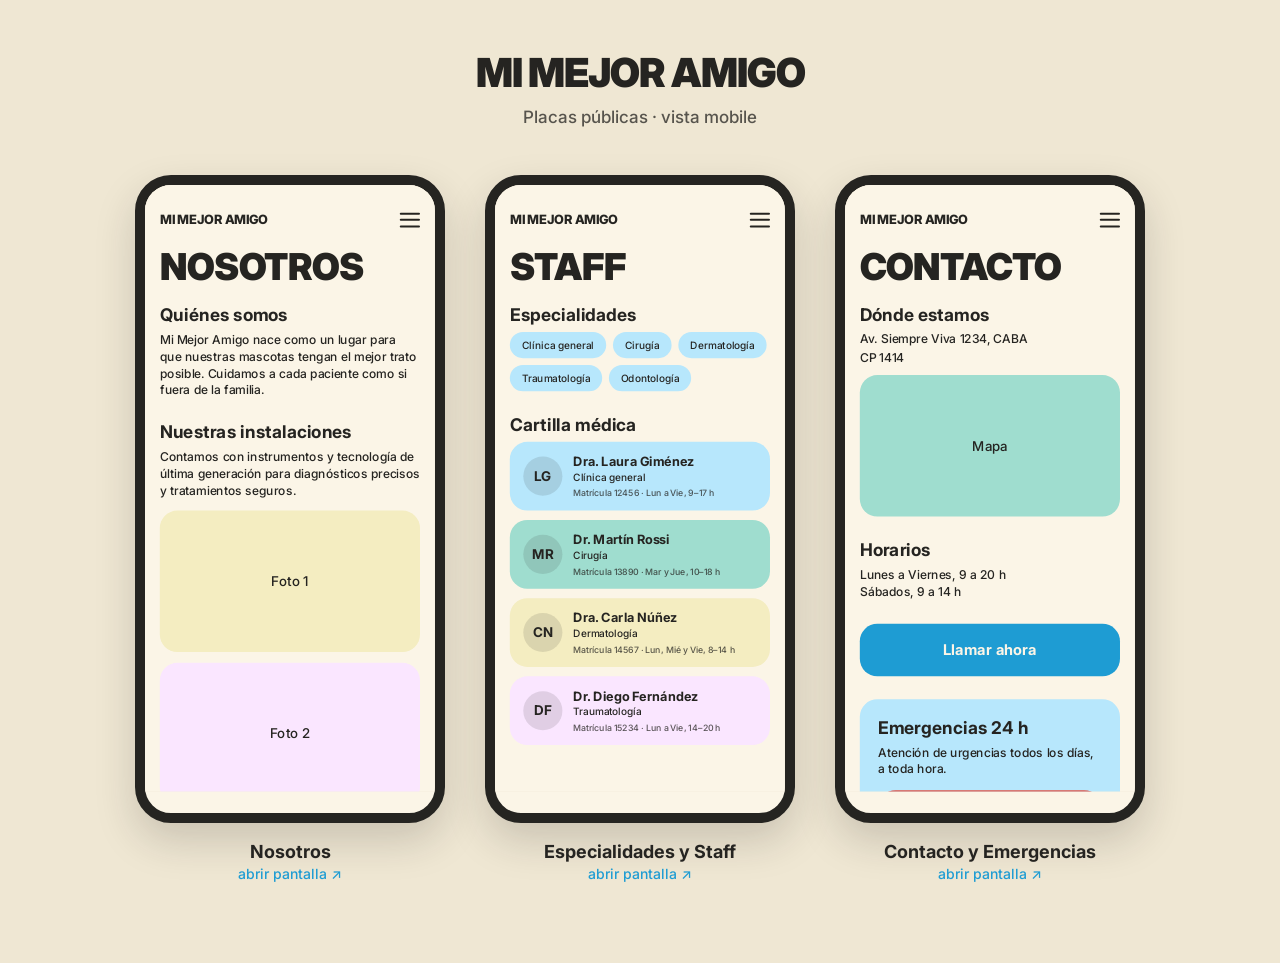
<file: index.html>
<!DOCTYPE html>
<html lang="es">
<head>
  <meta charset="UTF-8">
  <meta name="viewport" content="width=device-width, initial-scale=1.0">
  <title>Placas públicas — Mi Mejor Amigo</title>
  <style>
    @import url('https://fonts.googleapis.com/css2?family=Inter:wght@400;500;700;900&display=swap');
    * { margin:0; padding:0; box-sizing:border-box; }
    body {
      font-family:'Inter',sans-serif;
      background:#efe7d3;
      color:#252421;
      padding:48px 24px 80px;
      text-align:center;
    }
    h1 { font-weight:900; text-transform:uppercase; font-size:40px; letter-spacing:-1px; }
    .sub { font-weight:500; font-size:17px; margin:10px 0 48px; opacity:.75; }
    .galeria {
      display:flex; flex-wrap:wrap; gap:48px 40px;
      justify-content:center; align-items:flex-start;
    }
    .item { width:310px; }
    .marco {
      width:310px; height:648px;
      border-radius:36px; overflow:hidden;
      border:10px solid #252421;
      background:#fbf5e7;
      box-shadow:0 18px 40px rgba(37,36,33,.18);
    }
    .marco iframe {
      width:430px; height:900px; border:0;
      transform:scale(.674); transform-origin:top left;
    }
    .nombre { font-weight:700; font-size:18px; margin-top:18px; }
    .nombre a { color:#1e9cd3; text-decoration:none; font-size:14px; font-weight:500; }
  </style>
</head>
<body>
  <h1>Mi Mejor Amigo</h1>
  <p class="sub">Placas públicas · vista mobile</p>

  <div class="galeria">
    <div class="item">
      <div class="marco"><iframe src="nosotros.html" scrolling="no"></iframe></div>
      <div class="nombre">Nosotros<br><a href="nosotros.html" target="_blank">abrir pantalla ↗</a></div>
    </div>
    <div class="item">
      <div class="marco"><iframe src="especialidades.html" scrolling="no"></iframe></div>
      <div class="nombre">Especialidades y Staff<br><a href="especialidades.html" target="_blank">abrir pantalla ↗</a></div>
    </div>
    <div class="item">
      <div class="marco"><iframe src="contacto.html" scrolling="no"></iframe></div>
      <div class="nombre">Contacto y Emergencias<br><a href="contacto.html" target="_blank">abrir pantalla ↗</a></div>
    </div>
  </div>
</body>
</html>
</file>
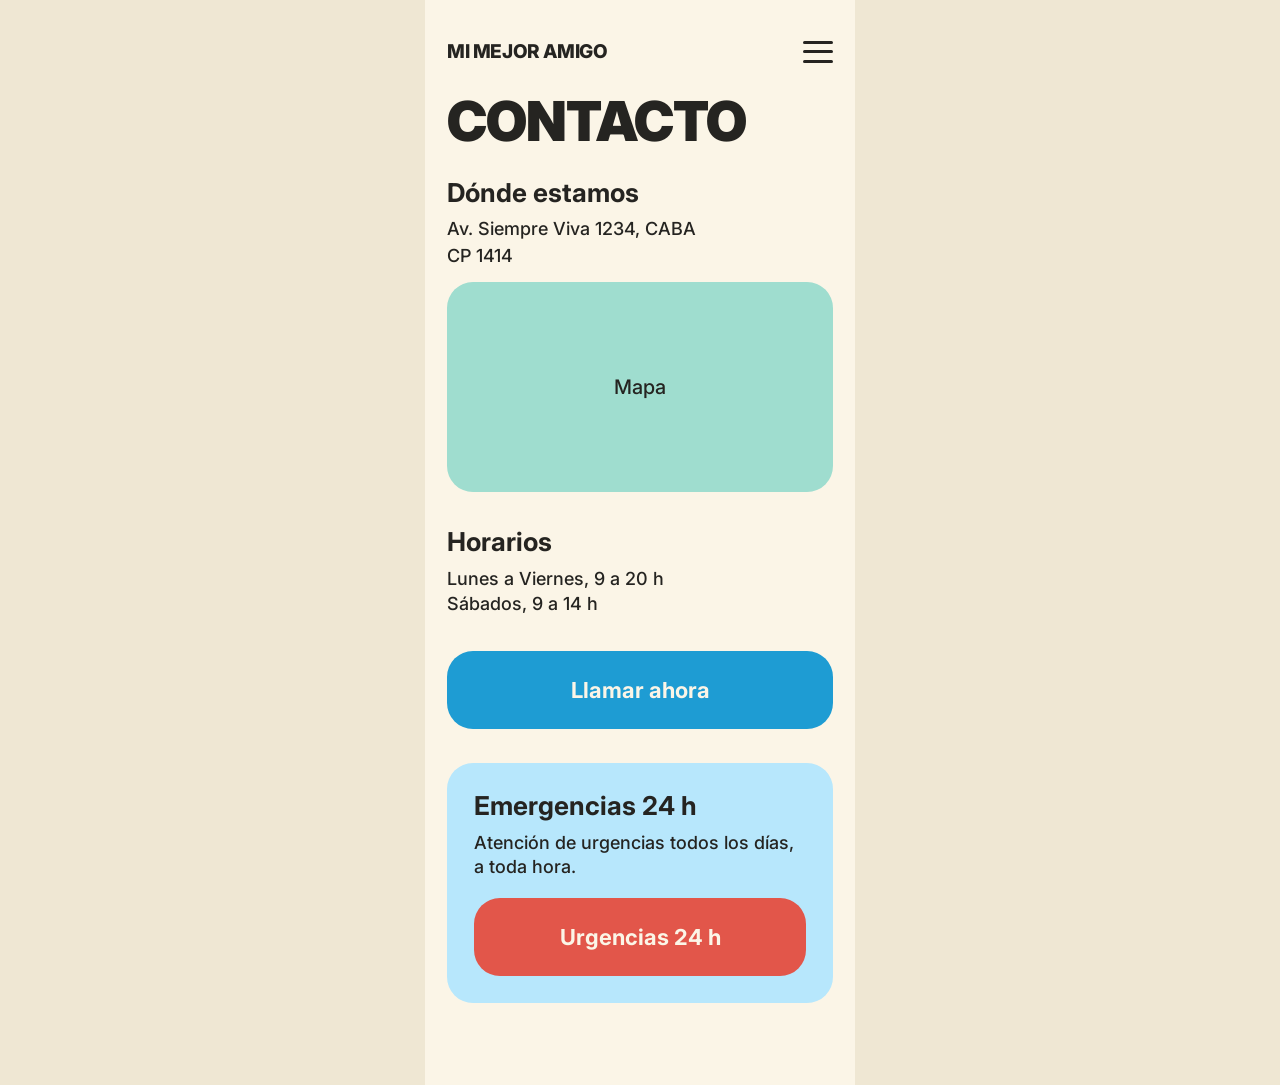
<file: contacto.html>
<!DOCTYPE html>
<html lang="es">
<head>
  <meta charset="UTF-8">
  <meta name="viewport" content="width=device-width, initial-scale=1.0">
  <title>Contacto y Emergencias — Mi Mejor Amigo</title>
  <link rel="stylesheet" href="estilos.css">
</head>
<body>
  <main class="pantalla">

    <header class="top">
      <a href="index.html" class="logo">Mi Mejor Amigo</a>
      <button class="menu" aria-label="Abrir menú">
        <span></span><span></span><span></span>
      </button>
    </header>

    <h1 class="titulo">Contacto</h1>

    <section class="seccion">
      <h2 class="subtitulo">Dónde estamos</h2>
      <div class="dato"><span class="dato__valor">Av. Siempre Viva 1234, CABA</span></div>
      <div class="dato"><span class="dato__valor">CP 1414</span></div>
      <div class="foto card--menta">Mapa</div>
    </section>

    <section class="seccion">
      <h2 class="subtitulo">Horarios</h2>
      <p class="texto">Lunes a Viernes, 9 a 20 h<br>Sábados, 9 a 14 h</p>
    </section>

    <section class="seccion">
      <a href="tel:+541145678900" class="boton">Llamar ahora</a>
    </section>

    <section class="seccion">
      <div class="card card--azul">
        <h2 class="subtitulo">Emergencias 24 h</h2>
        <p class="texto" style="margin-bottom:18px">Atención de urgencias
        todos los días, a toda hora.</p>
        <a href="tel:+541199999999" class="boton boton--urgencia">Urgencias 24 h</a>
      </div>
    </section>

  </main>
</body>
</html>
</file>
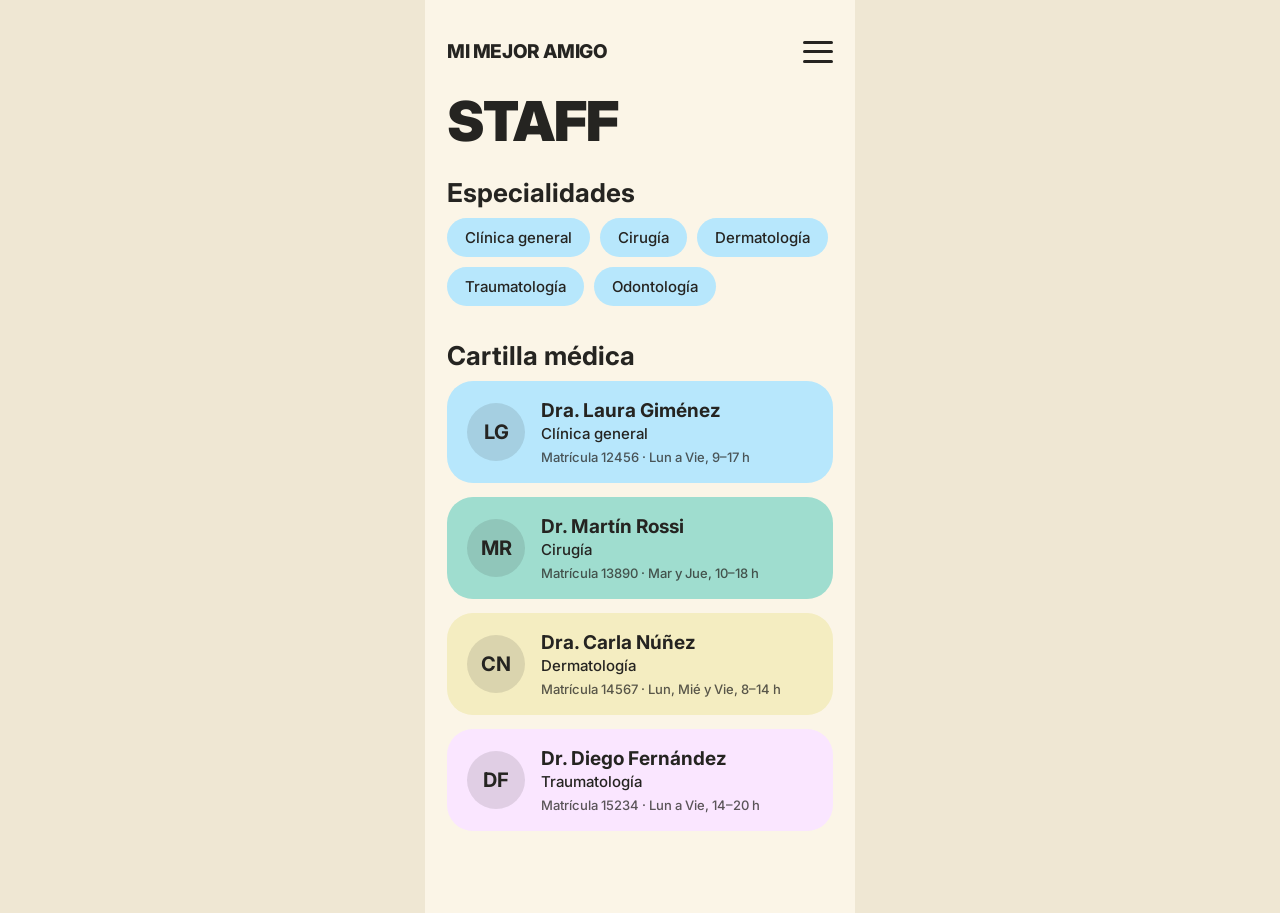
<file: especialidades.html>
<!DOCTYPE html>
<html lang="es">
<head>
  <meta charset="UTF-8">
  <meta name="viewport" content="width=device-width, initial-scale=1.0">
  <title>Especialidades y Staff — Mi Mejor Amigo</title>
  <link rel="stylesheet" href="estilos.css">
</head>
<body>
  <main class="pantalla">

    <header class="top">
      <a href="index.html" class="logo">Mi Mejor Amigo</a>
      <button class="menu" aria-label="Abrir menú">
        <span></span><span></span><span></span>
      </button>
    </header>

    <h1 class="titulo">Staff</h1>

    <section class="seccion">
      <h2 class="subtitulo">Especialidades</h2>
      <div class="chips">
        <span class="chip card--azul">Clínica general</span>
        <span class="chip card--menta">Cirugía</span>
        <span class="chip card--amarillo">Dermatología</span>
        <span class="chip card--lavanda">Traumatología</span>
        <span class="chip card--azul">Odontología</span>
      </div>
    </section>

    <section class="seccion">
      <h2 class="subtitulo">Cartilla médica</h2>

      <article class="vet card--azul">
        <div class="vet__avatar">LG</div>
        <div>
          <div class="vet__nombre">Dra. Laura Giménez</div>
          <div class="vet__esp">Clínica general</div>
          <div class="vet__dato">Matrícula 12456 · Lun a Vie, 9–17 h</div>
        </div>
      </article>

      <article class="vet card--menta">
        <div class="vet__avatar">MR</div>
        <div>
          <div class="vet__nombre">Dr. Martín Rossi</div>
          <div class="vet__esp">Cirugía</div>
          <div class="vet__dato">Matrícula 13890 · Mar y Jue, 10–18 h</div>
        </div>
      </article>

      <article class="vet card--amarillo">
        <div class="vet__avatar">CN</div>
        <div>
          <div class="vet__nombre">Dra. Carla Núñez</div>
          <div class="vet__esp">Dermatología</div>
          <div class="vet__dato">Matrícula 14567 · Lun, Mié y Vie, 8–14 h</div>
        </div>
      </article>

      <article class="vet card--lavanda">
        <div class="vet__avatar">DF</div>
        <div>
          <div class="vet__nombre">Dr. Diego Fernández</div>
          <div class="vet__esp">Traumatología</div>
          <div class="vet__dato">Matrícula 15234 · Lun a Vie, 14–20 h</div>
        </div>
      </article>

    </section>

  </main>
</body>
</html>
</file>
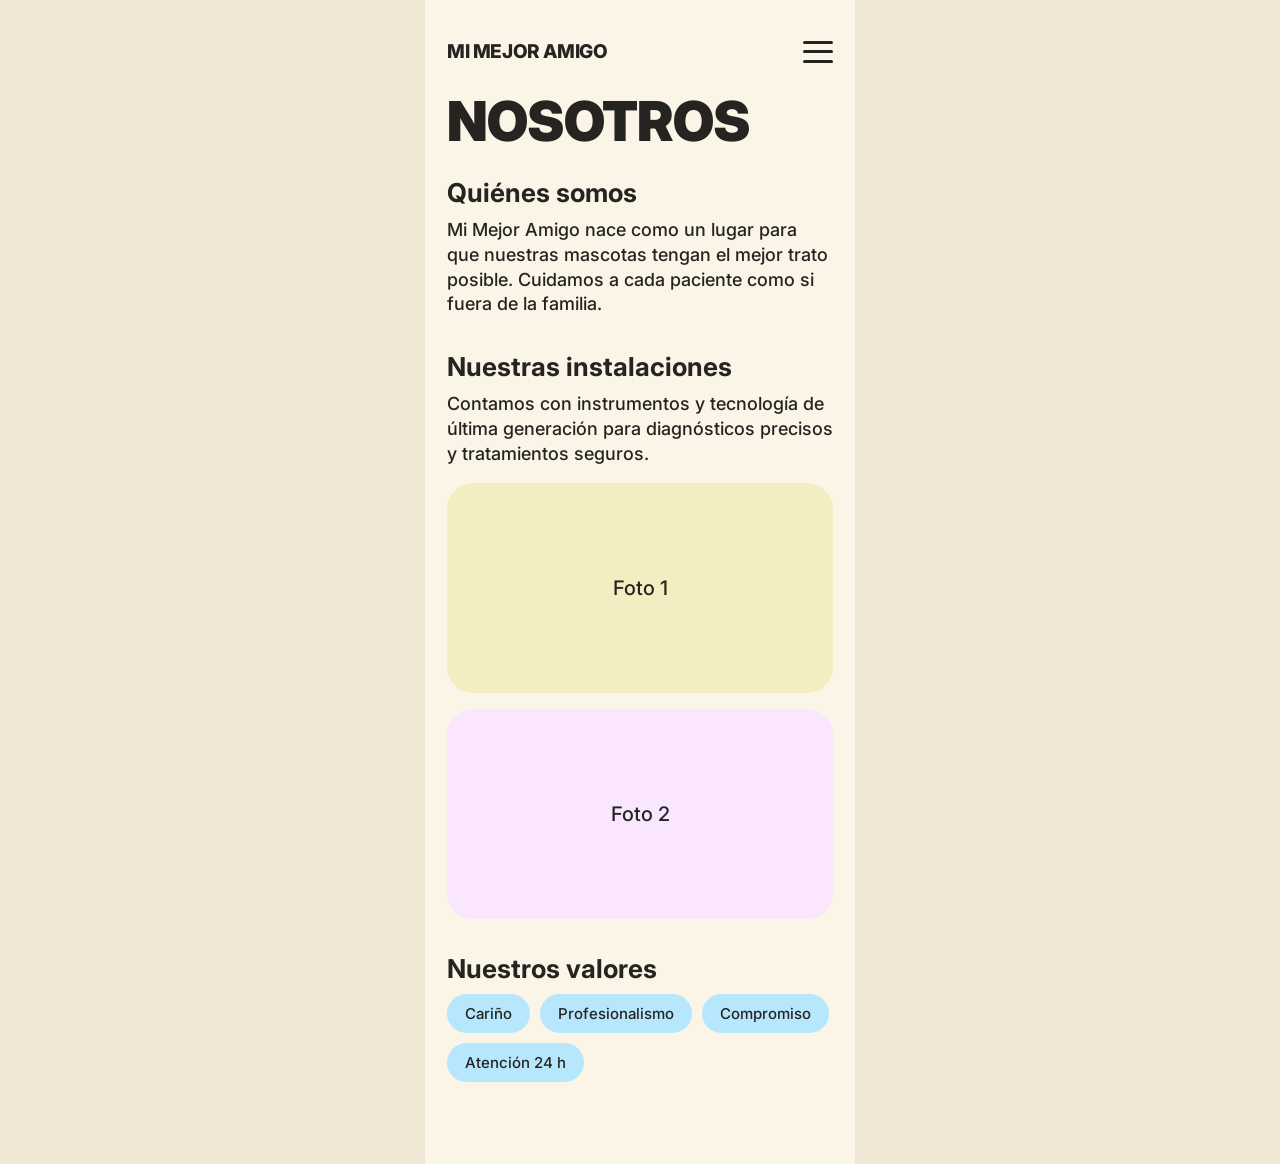
<file: nosotros.html>
<!DOCTYPE html>
<html lang="es">
<head>
  <meta charset="UTF-8">
  <meta name="viewport" content="width=device-width, initial-scale=1.0">
  <title>Nosotros — Mi Mejor Amigo</title>
  <link rel="stylesheet" href="estilos.css">
</head>
<body>
  <main class="pantalla">

    <header class="top">
      <a href="index.html" class="logo">Mi Mejor Amigo</a>
      <button class="menu" aria-label="Abrir menú">
        <span></span><span></span><span></span>
      </button>
    </header>

    <h1 class="titulo">Nosotros</h1>

    <section class="seccion">
      <h2 class="subtitulo">Quiénes somos</h2>
      <p class="texto">Mi Mejor Amigo nace como un lugar para que nuestras
      mascotas tengan el mejor trato posible. Cuidamos a cada paciente como
      si fuera de la familia.</p>
    </section>

    <section class="seccion">
      <h2 class="subtitulo">Nuestras instalaciones</h2>
      <p class="texto">Contamos con instrumentos y tecnología de última
      generación para diagnósticos precisos y tratamientos seguros.</p>
      <div class="foto card--amarillo">Foto 1</div>
      <div class="foto card--lavanda">Foto 2</div>
    </section>

    <section class="seccion">
      <h2 class="subtitulo">Nuestros valores</h2>
      <div class="chips">
        <span class="chip card--azul">Cariño</span>
        <span class="chip card--menta">Profesionalismo</span>
        <span class="chip card--amarillo">Compromiso</span>
        <span class="chip card--lavanda">Atención 24 h</span>
      </div>
    </section>

  </main>
</body>
</html>
</file>
<file: estilos.css>
@import url('https://fonts.googleapis.com/css2?family=Inter:wght@400;500;700;900&display=swap');

:root {
  /* Paleta */
  --crema:         #fbf5e7;  /* fondo */
  --crema-oscura: #efe7d3;  /* fondo del escritorio (marco) */
  --tinta:        #252421;  /* texto principal */
  --azul:         #b7e7fc;  /* pastel celeste */
  --amarillo:     #f4edc1;  /* pastel amarillo */
  --lavanda:      #fae6ff;  /* pastel rosa/lavanda */
  --menta:        #9fddcf;  /* pastel verde menta */
  --azul-fuerte:  #1e9cd3;  /* botones / acentos */
  --rojo-urgencia:#e2564a;  /* emergencias */

  /* Tipografía */
  --fuente: 'Inter', system-ui, -apple-system, sans-serif;

  /* Layout */
  --margen: 22px;
  --radio: 26px;
}

* { margin: 0; padding: 0; box-sizing: border-box; }

html { -webkit-text-size-adjust: 100%; overflow-y: scroll; }

body {
  font-family: var(--fuente);
  color: var(--tinta);
  background: var(--crema-oscura);
  display: flex;
  justify-content: center;
  min-height: 100vh;
}

/* La "pantalla" del teléfono */
.pantalla {
  width: 100%;
  max-width: 430px;
  min-height: 100vh;
  background: var(--crema);
  padding: 0 var(--margen) 48px;
  position: relative;
}

/* ---------- Header: logo + hamburguesa ---------- */
.top {
  display: flex;
  align-items: center;
  justify-content: space-between;
  padding: 40px 0px 24px;
}
.logo {
  font-weight: 800;
  font-size: 19px;
  letter-spacing: -0.4px;
  text-transform: uppercase;
  color: var(--tinta);
  text-decoration: none;
}
.menu {
  width: 30px;
  height: 22px;
  display: flex;
  flex-direction: column;
  justify-content: space-between;
  background: none;
  border: none;
  cursor: pointer;
  padding: 0;
}
.menu span {
  display: block;
  height: 3px;
  width: 100%;
  background: var(--tinta);
  border-radius: 3px;
}

/* ---------- Tipografía de página ---------- */
.titulo {
  font-weight: 900;
  text-transform: uppercase;
  font-size: clamp(46px, 16vw, 55px);
  line-height: 0.98;
  letter-spacing: -1px;
  margin: 8px 0 28px;
}
.subtitulo {
  font-weight: 700;
  font-size: 26px;
  margin: 0 0 10px;
}
.texto {
  font-weight: 500;
  font-size: 18px;
  line-height: 1.38;
  color: var(--tinta);
}
.etiqueta {
  font-weight: 500;
  font-size: 13px;
  color: var(--tinta);
  margin: 0 0 14px;
}
.seccion { margin-bottom: 34px; }

/* ---------- Tarjetas ---------- */
.card {
  border-radius: var(--radio);
  padding: 27px;
}
.card--azul     { background: var(--azul); }
.card--amarillo { background: var(--amarillo); }
.card--lavanda  { background: var(--lavanda); }
.card--menta    { background: var(--menta); }

/* Placeholder de foto / mapa */
.foto {
  border-radius: var(--radio);
  min-height: 210px;
  display: flex;
  align-items: center;
  justify-content: center;
  font-weight: 500;
  font-size: 20px;
  color: var(--tinta);
  margin-top: 16px;
}

/* Grilla 2x2 (para Inicio) */
.grilla {
  display: grid;
  grid-template-columns: 1fr 1fr;
  gap: 16px;
}
.grilla .card {
  aspect-ratio: 1 / 1;
  display: flex;
  flex-direction: column;
  justify-content: space-between;
  font-weight: 500;
  font-size: 18px;
}
.grilla .flecha {
  align-self: flex-end;
  font-weight: 500;
  font-size: 40px;
  line-height: 1;
}

/* ---------- Botón grande ---------- */
.boton {
  display: block;
  width: 100%;
  background: var(--azul-fuerte);
  color: var(--crema);
  border: none;
  border-radius: var(--radio);
  padding: 26px;
  font-family: var(--fuente);
  font-weight: 700;
  font-size: 22px;
  text-align: center;
  text-decoration: none;
  cursor: pointer;
}
.boton--urgencia { background: var(--rojo-urgencia); }

/* ---------- Chips de especialidad / valores ---------- */
.chips {
  display: flex;
  flex-wrap: wrap;
  gap: 10px;
}
.chip {
  font-weight: 500;
  font-size: 15px;
  padding: 10px 18px;
  border-radius: 100px;
  background: var(--azul);
  display: inline-block;
  transition: outline 0.1s ease;
}

/* Borde azul al interactuar con los chips */
.chip:hover, .chip:focus {
  outline: 3px solid var(--azul-fuerte);
  outline-offset: 2px;
}

/* ---------- Tarjeta de veterinario ---------- */
.vet {
  display: flex;
  gap: 16px;
  align-items: center;
  border-radius: var(--radio);
  padding: 18px 20px;
  margin-bottom: 14px;
  transition: outline 0.1s ease; /* Transición suave para el foco */
}
.vet__avatar {
  flex: 0 0 auto;
  width: 58px;
  height: 58px;
  border-radius: 50%;
  background: rgba(37, 36, 33, 0.12);
  display: flex;
  align-items: center;
  justify-content: center;
  font-weight: 700;
  font-size: 20px;
}
.vet__nombre { font-weight: 700; font-size: 19px; }
.vet__esp    { font-weight: 500; font-size: 15px; margin-top: 2px; }
.vet__dato   { font-weight: 500; font-size: 13px; opacity: 0.75; margin-top: 6px; }

/* NUEVO: Borde azul al pasar el mouse o hacer foco en las tarjetas de la cartilla */
.vet:hover, .vet:focus {
  outline: 3px solid var(--azul-fuerte);
  outline-offset: 2px;
}

/* ---------- Fila de datos (contacto) ---------- */
.dato {
  display: flex;
  align-items: baseline;
  gap: 10px;
  margin-bottom: 6px;
}
.dato__label { font-weight: 700; font-size: 16px; }
.dato__valor { font-weight: 500; font-size: 18px; }

/* ---------- Portal: enlaces, inputs, navegación ---------- */

/* Que las tarjetas usadas como enlace no se vean como links */
a.card, a.vet { text-decoration: none; color: var(--tinta); }

/* Campo de formulario (input / select) estilo pastel */
.campo {
  width: 100%;
  background: var(--azul);
  border: none;
  border-radius: var(--radio);
  padding: 22px;
  font-family: var(--fuente);
  font-weight: 500;
  font-size: 19px;
  color: var(--tinta);
  -webkit-appearance: none;
  appearance: none;
  margin-top: 8px; 
  display: block;  
}
.campo::placeholder { color: rgba(37, 36, 33, 0.45); }

/* Evita desplazamientos extraños que tapen el label al clickear */
.campo:focus { 
  outline: 3px solid var(--azul-fuerte); 
  outline-offset: 2px; 
  transform: none !important; 
}

select.campo {
  background-image: url("data:image/svg+xml,%3Csvg xmlns='http://www.w3.org/2000/svg' width='16' height='16' viewBox='0 0 24 24' fill='none' stroke='%23252421' stroke-width='3'%3E%3Cpath d='M6 9l6 6 6-6'/%3E%3C/svg%3E");
  background-repeat: no-repeat;
  background-position: right 22px center;
  padding-right: 54px;
}

/* Link de volver */
.volver {
  display: inline-block;
  font-weight: 500;
  font-size: 15px;
  color: var(--azul-fuerte);
  text-decoration: none;
  margin: 4px 0 4px;
}

.top {
    position: relative;
}

.nav-menu {
    position: absolute;
    top: 100%; 
    left: 0;
    width: 100%;
    background-color: #f7f4eb; 
    display: none; 
    box-shadow: 0 4px 10px rgba(0, 0, 0, 0.1); 
    z-index: 999; 
    border-radius: 15px 0 15px 15px; 
}

.nav-menu ul {
    list-style: none;
    padding: 25px;
    margin: 10;
}

.nav-menu ul li {
    margin-bottom: 4px;
    text-align: right;
}

.nav-menu ul li:last-child {
    margin-bottom: 0; 
}

.nav-menu ul li a {
    text-decoration: none;
    color: #000000; 
    font-size: 1.2rem;
    font-weight: bold;
    display: block;
    transition: color 0.2s ease;
}

.nav-menu ul li a:hover {
    color: #555555; 
}

.nav-menu.activo {
    display: block; 
}

/* ---------- Home (Inicio): fondo + contenido pegado abajo ---------- */
.pantalla--home {
  display: flex;
  flex-direction: column;
  padding-right: 48px;   
  padding-bottom: 50px;  
  background-image: url('perro-con-vete_01.jpg');
  background-repeat: no-repeat;
  background-position: center;
  background-size: cover;   
}

.pantalla--home .home__contenido {
  margin-top: auto;
}
</file>
